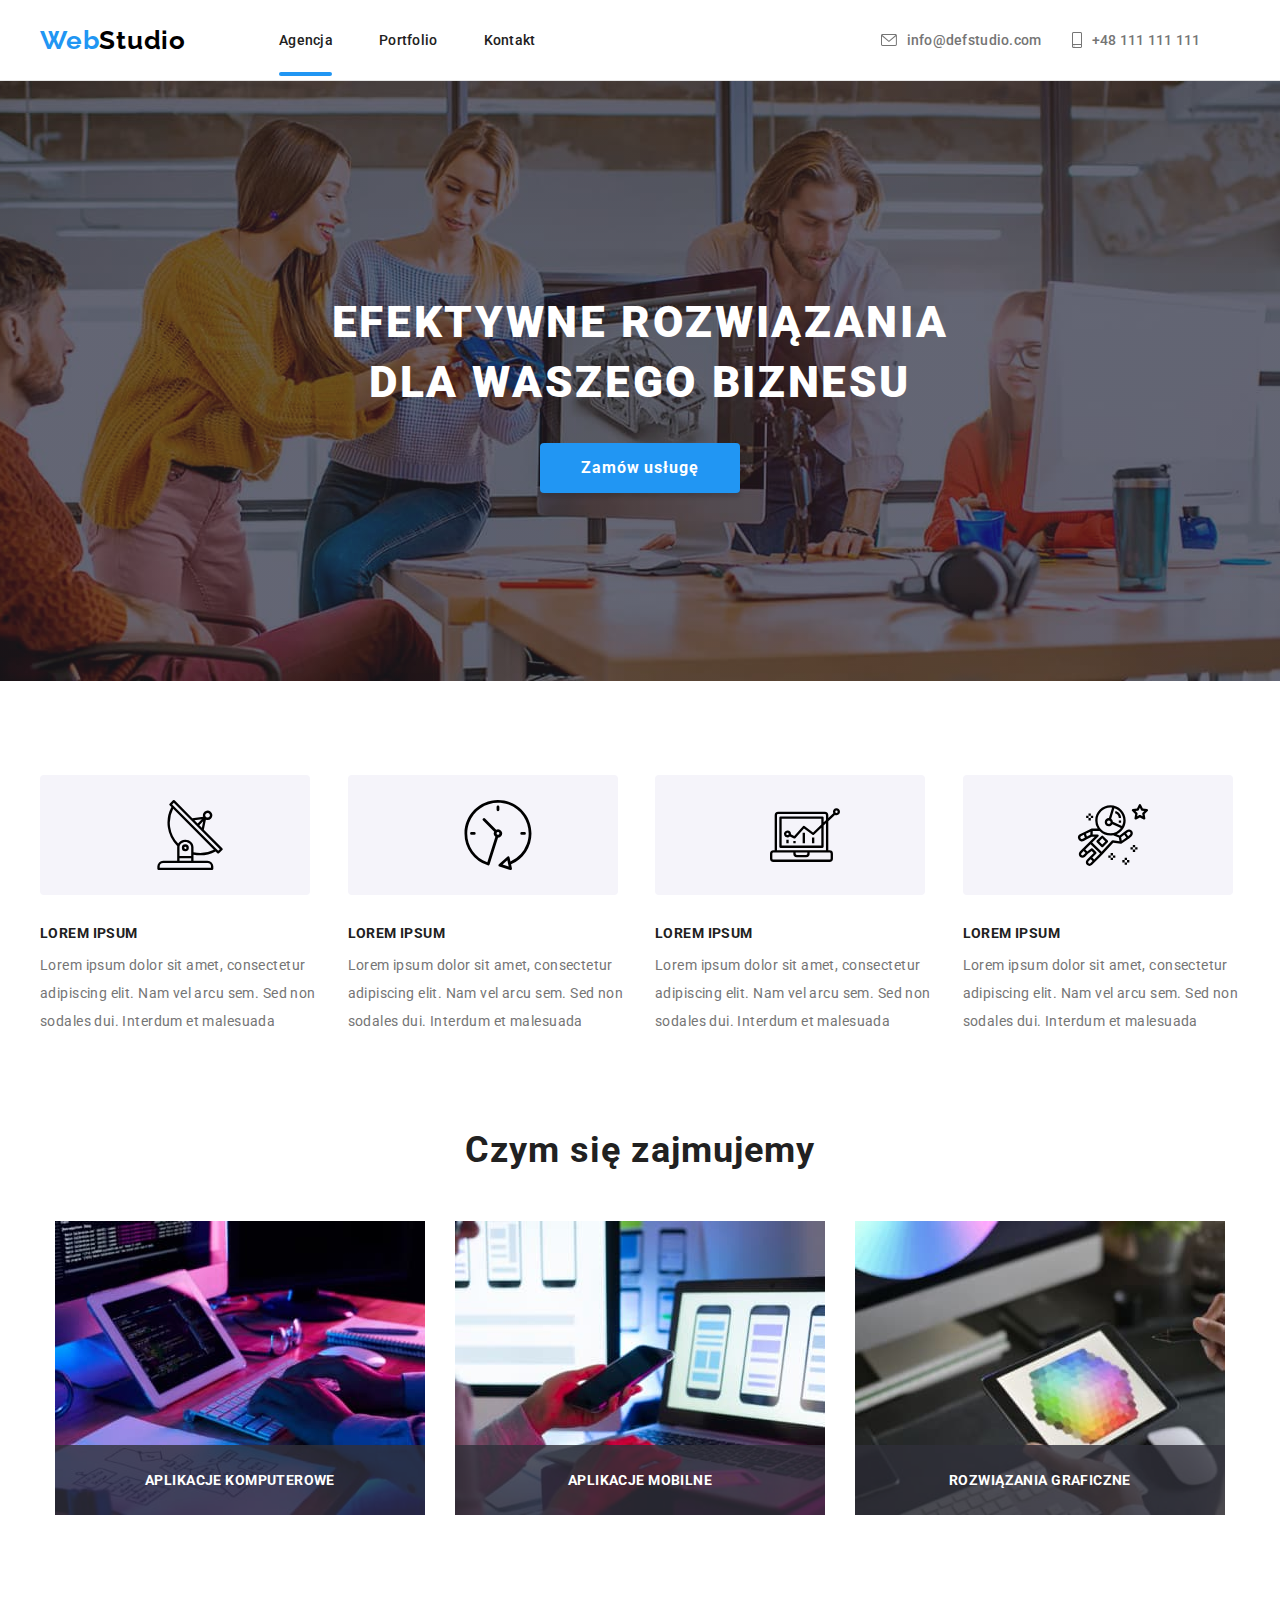
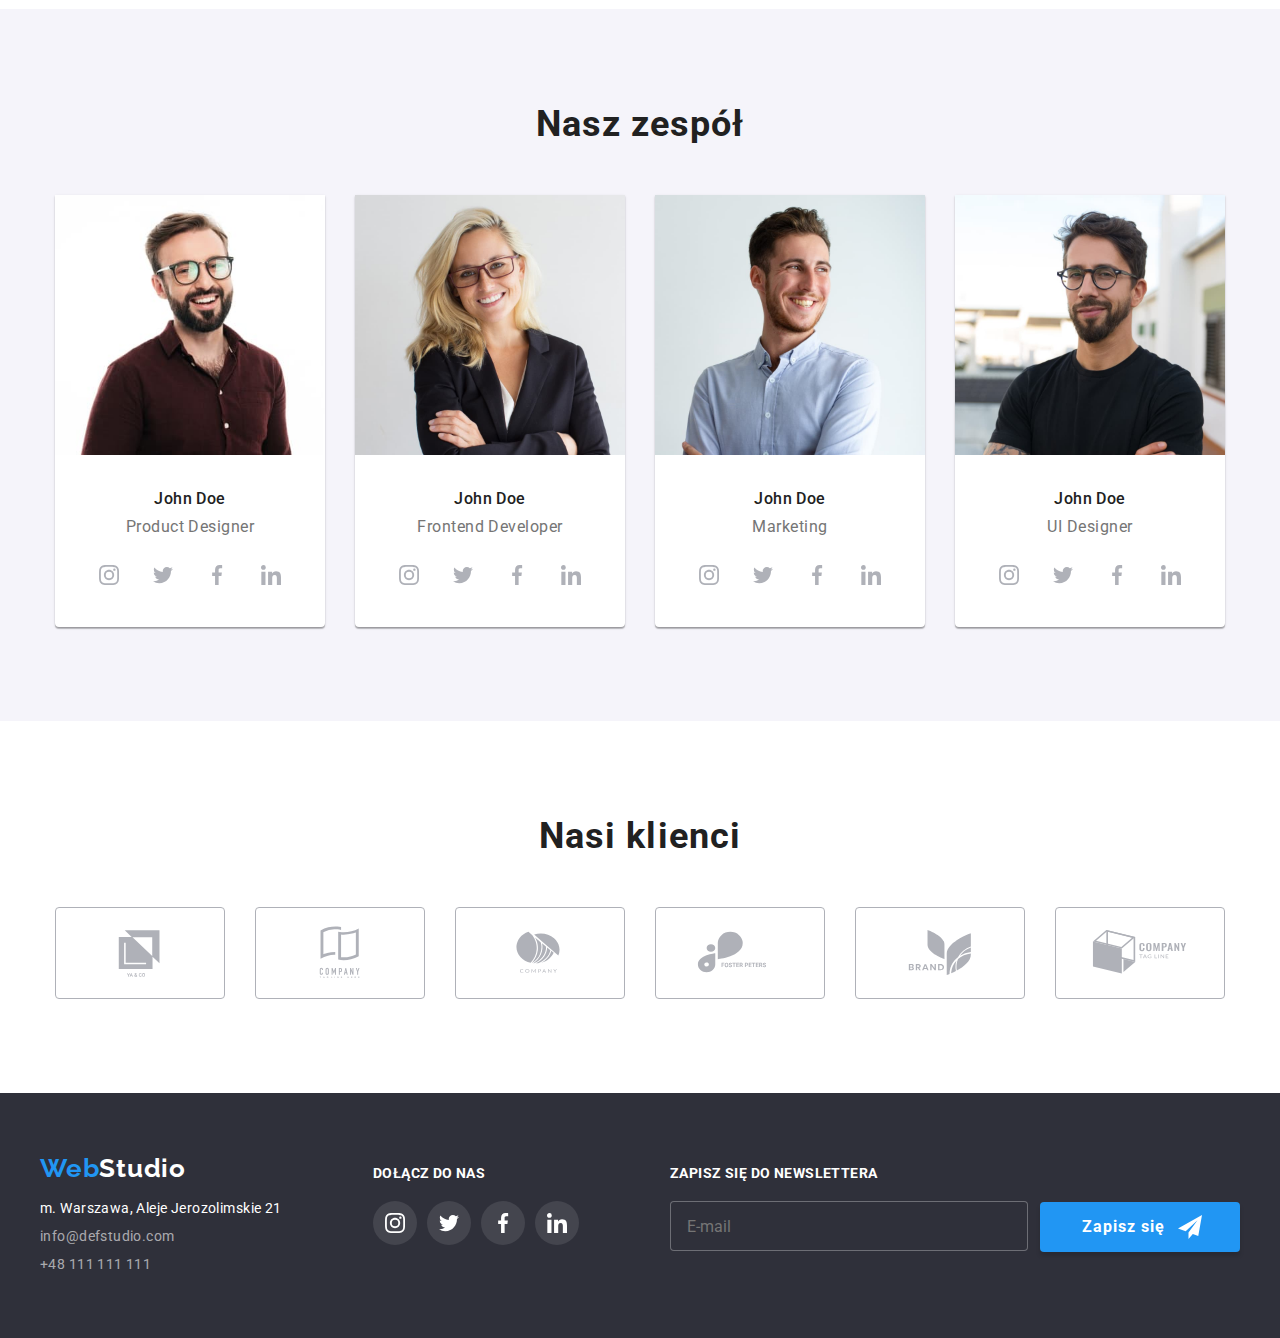
<file: index.html>
<!DOCTYPE html>
<html lang="pl">
  <head>
    <meta charset="UTF-8" />
    <meta http-equiv="X-UA-Compatible" content="IE=edge" />
    <meta name="viewport" content="width=device-width, initial-scale=1.0" />
    <link rel="preconnect" href="https://fonts.googleapis.com" />
    <link rel="preconnect" href="https://fonts.gstatic.com" crossorigin />
    <link
      href="https://fonts.googleapis.com/css2?family=Raleway:wght@700&family=Roboto:wght@400;500;700;900&display=swap"
      rel="stylesheet"
    />
    <link rel="stylesheet" href="./css/modern-normalize.min.css" />
    <link rel="stylesheet" href="./css/main.min.css" />
    <title>HTML i CSS - Siódme zadanie domowe</title>
  </head>
  <body>
    <!-- Nagłówek -->
    <header class="header-border">
      <div class="container header">
        <a class="logo logo--no-decoration" href="index.html"
          ><span>Web</span><span class="logo--secondary-color1">Studio</span></a
        >

        <nav>
          <ul class="main-menu">
            <li class="main-menu__item"><a class="main-menu__link main-menu__link--active" href="index.html">Agencja</a></li>
            <li class="main-menu__item">
              <a class="main-menu__link" href="portfolio.html">Portfolio</a>
            </li>
            <li class="main-menu__item"><a class="main-menu__link" href="">Kontakt</a></li>
          </ul>
        </nav>
        <ul class="header-contact">
          <li class="header-contact__item">
            <a class="header-contact__link" href="mailto:info@devstudio.com"
              ><svg class="header-contact__icon" width="16px" height="12px">
                <use href="./images/icons.svg#icon-envelope"></use></svg
              >info@defstudio.com</a
            >
          </li>
          <li class="header-contact__item">
            <a class="header-contact__link" href="tel:+48111111111"
              ><svg class="header-contact__icon" width="10px" height="16px">
                <use href="./images/icons.svg#icon-smartphone"></use></svg
              >+48 111 111 111</a
            >
          </li>
        </ul>
      </div>
    </header>
    <main>
      <!-- Sekcja główna -->
      <section class="solutions">
        <div class="container">
          <div class="solutions__title-field">
            <h1 class="solutions__title">EFEKTYWNE ROZWIĄZANIA DLA WASZEGO BIZNESU</h1>
          </div>
          <button data-modal-open class="button" type="button">Zamów usługę</button>
        </div>
        <div class="modal is-hidden" data-modal>
          <div class="modal-window">
            <button class="modal-window__close-button" data-modal-close>
            <svg class="modal-window__close-icon" width="18" height="18"><use href="./images/icons.svg#icon-close"></use></svg>
            </button>
            <form name="order_service" autocomplete="on" novalidate class="form-order-service">
              <p class="form-order-service__header">Zostaw swoje dane w formularzu poniżej</p>
<label class="form-order-service__label">
 Imię
  <span class="form-order-service__input-field-position"><input type="input" name="o_name" class="form-order-service__input-field"><svg class="form-order-service__icon" width="18px" height="18px">
                <use
                  href="./images/icons.svg#icon-person"
                ></use>
              </svg> </span>
</label>
<label class="form-order-service__label">
 Telefon
  <span class="form-order-service__input-field-position"><input type="phone" name="o_phone" class="form-order-service__input-field"><svg class="form-order-service__icon" width="18px" height="18px">
                <use
                  href="./images/icons.svg#icon-phone"
                ></use>
              </svg></span>
</label>
<label class="form-order-service__label">
 E-mail
  <span class="form-order-service__input-field-position"><input type="email" name="o_email" class="form-order-service__input-field"><svg class="form-order-service__icon" width="18px" height="18px">
                <use
                  href="./images/icons.svg#icon-email"
                ></use>
              </svg></span>
</label>
<label class="form-order-service__label">
 Komentarz
  <textarea type="textarea" name="o_comment" placeholder="wprowadź komentarz" class="form-order-service__textarea-field"></textarea>
</label>
<div class="form-order-service__terms-field-position">
<input id="input-terms" type="checkbox" name="o_checkbox" class="form-order-service__terms-checkbox" value="true" required>
<label for="input-terms" class="form-order-service__terms-checkbox-label"><p class="form-order-service__terms-text">Oświadczam iż akceptuję <a class="form-order-service__terms-link" href="">Regulamin</a> i <a class="form-order-service__terms-link" href="">Politykę Prywatności.</a></p>
</label>
</div>
<button type="submit" class="button form-order-service__button">Wyślij</button>
          </form>
      </div>
      </div>
      </section>
      <section class="solutions-description">
        <div class="container">
          <!-- Nasze atuty-->
          <ul class="solutions-description__list">
            <li class="solutions-description__item">
              <div class="solutions-description__icon">
                <svg widht="65.32" height="70">
                  <use href="./images/icons.svg#icon-antenna"></use>
                </svg>
              </div>
              <h3 class="solutions-description__header">Lorem ipsum</h3>
              <p>
                Lorem ipsum dolor sit amet, consectetur adipiscing elit. Nam vel arcu sem. Sed non
                sodales dui. Interdum et malesuada
              </p>
            </li>
            <li class="solutions-description__item">
              <div class="solutions-description__icon">
                <svg widht="70" height="70">
                  <use href="./images/icons.svg#icon-clock"></use>
                </svg>
              </div>
              <h3 class="solutions-description__header">Lorem ipsum</h3>
              <p>
                Lorem ipsum dolor sit amet, consectetur adipiscing elit. Nam vel arcu sem. Sed non
                sodales dui. Interdum et malesuada
              </p>
            </li>
            <li class="solutions-description__item">
              <div class="solutions-description__icon">
                <svg widht="70" height="70">
                  <use href="./images/icons.svg#icon-computer"></use>
                </svg>
              </div>
              <h3 class="solutions-description__header">Lorem ipsum</h3>
              <p>
                Lorem ipsum dolor sit amet, consectetur adipiscing elit. Nam vel arcu sem. Sed non
                sodales dui. Interdum et malesuada
              </p>
            </li>
            <li class="solutions-description__item">
              <div class="solutions-description__icon">
                <svg widht="70" height="70">
                  <use href="./images/icons.svg#icon-astronaut"></use>
                </svg>
              </div>
              <h3 class="solutions-description__header">Lorem ipsum</h3>
              <p>
                Lorem ipsum dolor sit amet, consectetur adipiscing elit. Nam vel arcu sem. Sed non
                sodales dui. Interdum et malesuada
              </p>
            </li>
          </ul>
        </div>
      </section>
      <!-- Czym się zajmujemy -->
      <section class="about-us">
        <div class="container">
          <h2 class="about-us__header">Czym się zajmujemy</h2>
          <ul class="about-us__list">
            <li>
              <figure class="about-us__field">
                <div class="about-us__thumb">
                  <img
                    src="images/tablet-keyboard.jpg"
                    alt="zdjęcie osoby piszącej na bezprzewodowej klawiaturze podłączonej do tableta"
                    width="370"
                    height="294"
                  />
                  <figcaption class="about-us__stripe">
                    <p class="about-us__products">Aplikacje komputerowe</p>
                  </figcaption>
                </div>
              </figure>
            </li>
            <li>
              <figure class="about-us__field">
              <div class="about-us__thumb">
              <img
                src="images/laptop-and-phone.jpg"
                alt="zdjęcie osoby siedzącej przed komputerem i patrzącej w ekran telefonu komórkowego"
                width="370"
                height="294"
              />
               <figcaption class="about-us__stripe">
                    <p class="about-us__products">Aplikacje mobilne</p>
                  </figcaption>
                </div>
            </li>
            <li>
              <figure class="about-us__field">
              <div class="about-us__thumb">
              <img
                src="images/tablet.jpg"
                alt="zdjęcie osoby trzymającej tablet"
                width="370"
                height="294"
              />
               <figcaption class="about-us__stripe">
                    <p class="about-us__products">Rozwiązania graficzne</p>
                  </figcaption>
                </div>
            </li>
          </ul>
        </div>
      </section>
      <!-- Nasz zespół -->
      <section class="team">
        <div class="container">
          <h2 class="team__header">Nasz zespół</h2>
          <ul class="team__list">
            <li class="team__item">
              <figure class="team__field">
                <img
                  src="images/photo-product-designer.jpg"
                  alt="zdjęcie pierwszego członka zespołu"
                  width="270"
                  height="260"
                />
                <figcaption>
                  <h4 class="team__name">John Doe</h4>
                  <p class="team__speciality">Product Designer</p>
                </figcaption>
              </figure>
              <ul class="team__contact-list">
                <li class="team__contact-item">
                  <a class="team__contact-link" href="instagram">
                    <div class="team__contact-icon">
                      <svg width="20" height="20">
                        <use href="./images/icons.svg#icon-instagram"></use>
                      </svg></div
                  ></a>
                </li>
                <li class="team__contact-item">
                  <a class="team__contact-link" href="twitter">
                    <div class="team__contact-icon">
                      <svg width="20" height="20">
                        <use href="./images/icons.svg#icon-twitter"></use>
                      </svg></div
                  ></a>
                </li>
                <li class="team__contact-item">
                  <a class="team__contact-link" href="facebook">
                    <div class="team__contact-icon">
                      <svg width="20" height="20">
                        <use href="./images/icons.svg#icon-facebook"></use>
                      </svg></div
                  ></a>
                </li>
                <li class="team__contact-item">
                  <a class="team__contact-link" href="linkedin">
                    <div class="team__contact-icon">
                      <svg width="20" height="20">
                        <use href="./images/icons.svg#icon-linkedin"></use>
                      </svg></div
                  ></a>
                </li>
              </ul>
            </li>
           <li class="team__item">
              <figure class="team__field">
                <img
                src="images/photo-frontend-developer.jpg"
                  alt="zdjęcie drugiego członka zespołu"
                  width="270"
                  height="260"
                />
                <figcaption>
                  <h4 class="team__name">John Doe</h4>
                  <p class="team__speciality">Frontend Developer</p>
                </figcaption>
              </figure>
              <ul class="team__contact-list">
                <li class="team__contact-item">
                  <a class="team__contact-link" href="instagram">
                    <div class="team__contact-icon">
                      <svg width="20" height="20">
                        <use href="./images/icons.svg#icon-instagram"></use>
                      </svg></div
                  ></a>
                </li>
                <li class="team__contact-item">
                  <a class="team__contact-link" href="twitter">
                    <div class="team__contact-icon">
                      <svg width="20" height="20">
                        <use href="./images/icons.svg#icon-twitter"></use>
                      </svg></div
                  ></a>
                </li>
                <li class="team__contact-item">
                  <a class="team__contact-link" href="facebook">
                    <div class="team__contact-icon">
                      <svg width="20" height="20">
                        <use href="./images/icons.svg#icon-facebook"></use>
                      </svg></div
                  ></a>
                </li>
                <li class="team__contact-item">
                  <a class="team__contact-link" href="linkedin">
                    <div class="team__contact-icon">
                      <svg width="20" height="20">
                        <use href="./images/icons.svg#icon-linkedin"></use>
                      </svg></div
                  ></a>
                </li>
              </ul>
            </li>
           <li class="team__item">
              <figure class="team__field">
                <img
                     src="images/photo-marketing.jpg"
                  alt="zdjęcie trzeciego członka zespołu"
                  width="270"
                  height="260"
                />
                <figcaption>
                  <h4 class="team__name">John Doe</h4>
                  <p class="team__speciality">Marketing</p>
                </figcaption>
              </figure>
              <ul class="team__contact-list">
                <li class="team__contact-item">
                  <a class="team__contact-link" href="instagram">
                    <div class="team__contact-icon">
                      <svg width="20" height="20">
                        <use href="./images/icons.svg#icon-instagram"></use>
                      </svg></div
                  ></a>
                </li>
                <li class="team__contact-item">
                  <a class="team__contact-link" href="twitter">
                    <div class="team__contact-icon">
                      <svg width="20" height="20">
                        <use href="./images/icons.svg#icon-twitter"></use>
                      </svg></div
                  ></a>
                </li>
                <li class="team__contact-item">
                  <a class="team__contact-link" href="facebook">
                    <div class="team__contact-icon">
                      <svg width="20" height="20">
                        <use href="./images/icons.svg#icon-facebook"></use>
                      </svg></div
                  ></a>
                </li>
                <li class="team__contact-item">
                  <a class="team__contact-link" href="linkedin">
                    <div class="team__contact-icon">
                      <svg width="20" height="20">
                        <use href="./images/icons.svg#icon-linkedin"></use>
                      </svg></div
                  ></a>
                </li>
              </ul>
            </li>
           <li class="team__item">
              <figure class="team__field">
                <img
                  src="images/photo-ui-designer.jpg"
                  alt="zdjęcie czwartego członka zespołu"
                  width="270"
                  height="260"
                />
                <figcaption>
                  <h4 class="team__name">John Doe</h4>
                  <p class="team__speciality">UI Designer</p>
                </figcaption>
              </figure>
              <ul class="team__contact-list">
                <li class="team__contact-item">
                  <a class="team__contact-link" href="instagram">
                    <div class="team__contact-icon">
                      <svg width="20" height="20">
                        <use href="./images/icons.svg#icon-instagram"></use>
                      </svg></div
                  ></a>
                </li>
                <li class="team__contact-item">
                  <a class="team__contact-link" href="twitter">
                    <div class="team__contact-icon">
                      <svg width="20" height="20">
                        <use href="./images/icons.svg#icon-twitter"></use>
                      </svg></div
                  ></a>
                </li>
                <li class="team__contact-item">
                  <a class="team__contact-link" href="facebook">
                    <div class="team__contact-icon">
                      <svg width="20" height="20">
                        <use href="./images/icons.svg#icon-facebook"></use>
                      </svg></div
                  ></a>
                </li>
                <li class="team__contact-item">
                  <a class="team__contact-link" href="linkedin">
                    <div class="team__contact-icon">
                      <svg width="20" height="20">
                        <use href="./images/icons.svg#icon-linkedin"></use>
                      </svg></div
                  ></a>
                </li>
              </ul>
            </li>
          </ul>
        </div>
      </section>
      <!-- Nasi klienci -->
      <section class="clients">
        <div class="container">
          <h2 class="clients__header">Nasi klienci</h2>
          <ul class="clients__list">
            <li class="clients__item">
              <a class="clients__link" href=""
                ><div class="clients__box">
                  <svg class="clients__box--icon" width="106" height="64">
                    <use href="./images/icons.svg#icon-logo1"></use>
                  </svg></div
              ></a>
            </li>
            <li class="clients__item">
              <a class="clients__link" href="">
                <div class="clients__box">
                  <svg class="clients__box--icon" width="106" height="64">
                    <use href="./images/icons.svg#icon-logo2"></use>
                  </svg></div
              ></a>
            </li>
    <li class="clients__item">
              <a class="clients__link" href="">
                <div class="clients__box">
                  <svg class="clients__box--icon" width="106" height="64">
                    <use href="./images/icons.svg#icon-logo3"></use>
                  </svg></div
              ></a>
            </li>
            <li class="clients__item">
              <a class="clients__link" href="">
                <div class="clients__box">
                  <svg class="clients__box--icon" width="106" height="64">
                    <use href="./images/icons.svg#icon-logo4"></use>
                  </svg></div
              ></a>
            </li>
            <li class="clients__item">
              <a class="clients__link" href="">
                <div class="clients__box">
                  <svg class="clients__box--icon" width="106" height="64">
                    <use href="./images/icons.svg#icon-logo5"></use>
                  </svg></div
              ></a>
            </li>
            <li class="clients__item">
              <a class="clients__link" href="">
                <div class="clients__box">
                  <svg class="clients__box--icon" width="106" height="64">
                    <use href="./images/icons.svg#icon-logo6"></use>
                  </svg></div
              ></a>
            </li>
          </ul>
        </div>
      </section>
    </main>
    <!-- Stopka -->
    <footer class="container-footer">
      <section class="container footer">
        <div>
          <a class="logo logo--no-decoration" href="index.html"
            ><span>Web</span><span class="logo--secondary-color2">Studio</span></a
          >

          <address class="footer-adress">
            <p>m. Warszawa, Aleje Jerozolimskie 21</p>
            <ul>
              <li>
                <p>
                  <a class="footer-adress__link" href="mailto:info@devstudio.com"
                    >info@defstudio.com</a
                  >
                </p>
              </li>
              <li>
                <p><a class="footer-adress__link" href="tel:+48111111111">+48 111 111 111</a></p>
              </li>
            </ul>
          </address>
        </div>
        <div class="join-to-us">
          <p class="join-to-us__header">Dołącz do nas</p>
          <ul class="join-to-us__list">
            <li class="join-to-us__item">
              <a class="join-to-us__link" href="instagram">
                <div class="join-to-us__icon-background">
                  <svg class="join-to-us__icon-background--icon-sm" width="20" height="20">
                    <use href="./images/icons.svg#icon-instagram"></use>
                  </svg></div
              ></a>
            </li>
            <li class="join-to-us__item">
              <a class="join-to-us__link" href="twitter">
                <div class="join-to-us__icon-background">
                  <svg class="join-to-us__icon-background--icon-sm" width="20" height="20">
                    <use href="./images/icons.svg#icon-twitter"></use>
                  </svg></div
              ></a>
            </li>
            <li class="join-to-us__item">
              <a class="join-to-us__link" href="facebook">
                <div class="join-to-us__icon-background">
                  <svg class="join-to-us__icon-background--icon-sm" width="20" height="20">
                    <use href="./images/icons.svg#icon-facebook"></use>
                  </svg></div
              ></a>
            </li>
            <li class="join-to-us__item">
              <a class="join-to-us__link" href="linkedin">
                <div class="join-to-us__icon-background">
                  <svg class="join-to-us__icon-background--icon-sm" width="20" height="20">
                    <use href="./images/icons.svg#icon-linkedin"></use>
                  </svg></div
              ></a>
            </li>
          </ul>
        </div>
        <!-- newsletter -->
        <div class="newsletter">
          <p class="newsletter__header">Zapisz się do newslettera</p>
          <form name="subsrcribe_newsletter" autocomplete="on" novalidate class="newsletter-form">
<label>
  <input type="email" name="e-mail" placeholder="E-mail" class="newsletter-form__input-email">
</label>
<button type="submit" class="button newsletter-form__button">Zapisz się<svg class="newsletter-form__button--send-icon" width="24px" height="24px"><use href="./images/icons.svg#icon-send"></use></svg></button>
          </form>
        </div>
      </section>
    </footer>
    <script src="./js/modal.js"></script>
  </body>
</html>
</file>
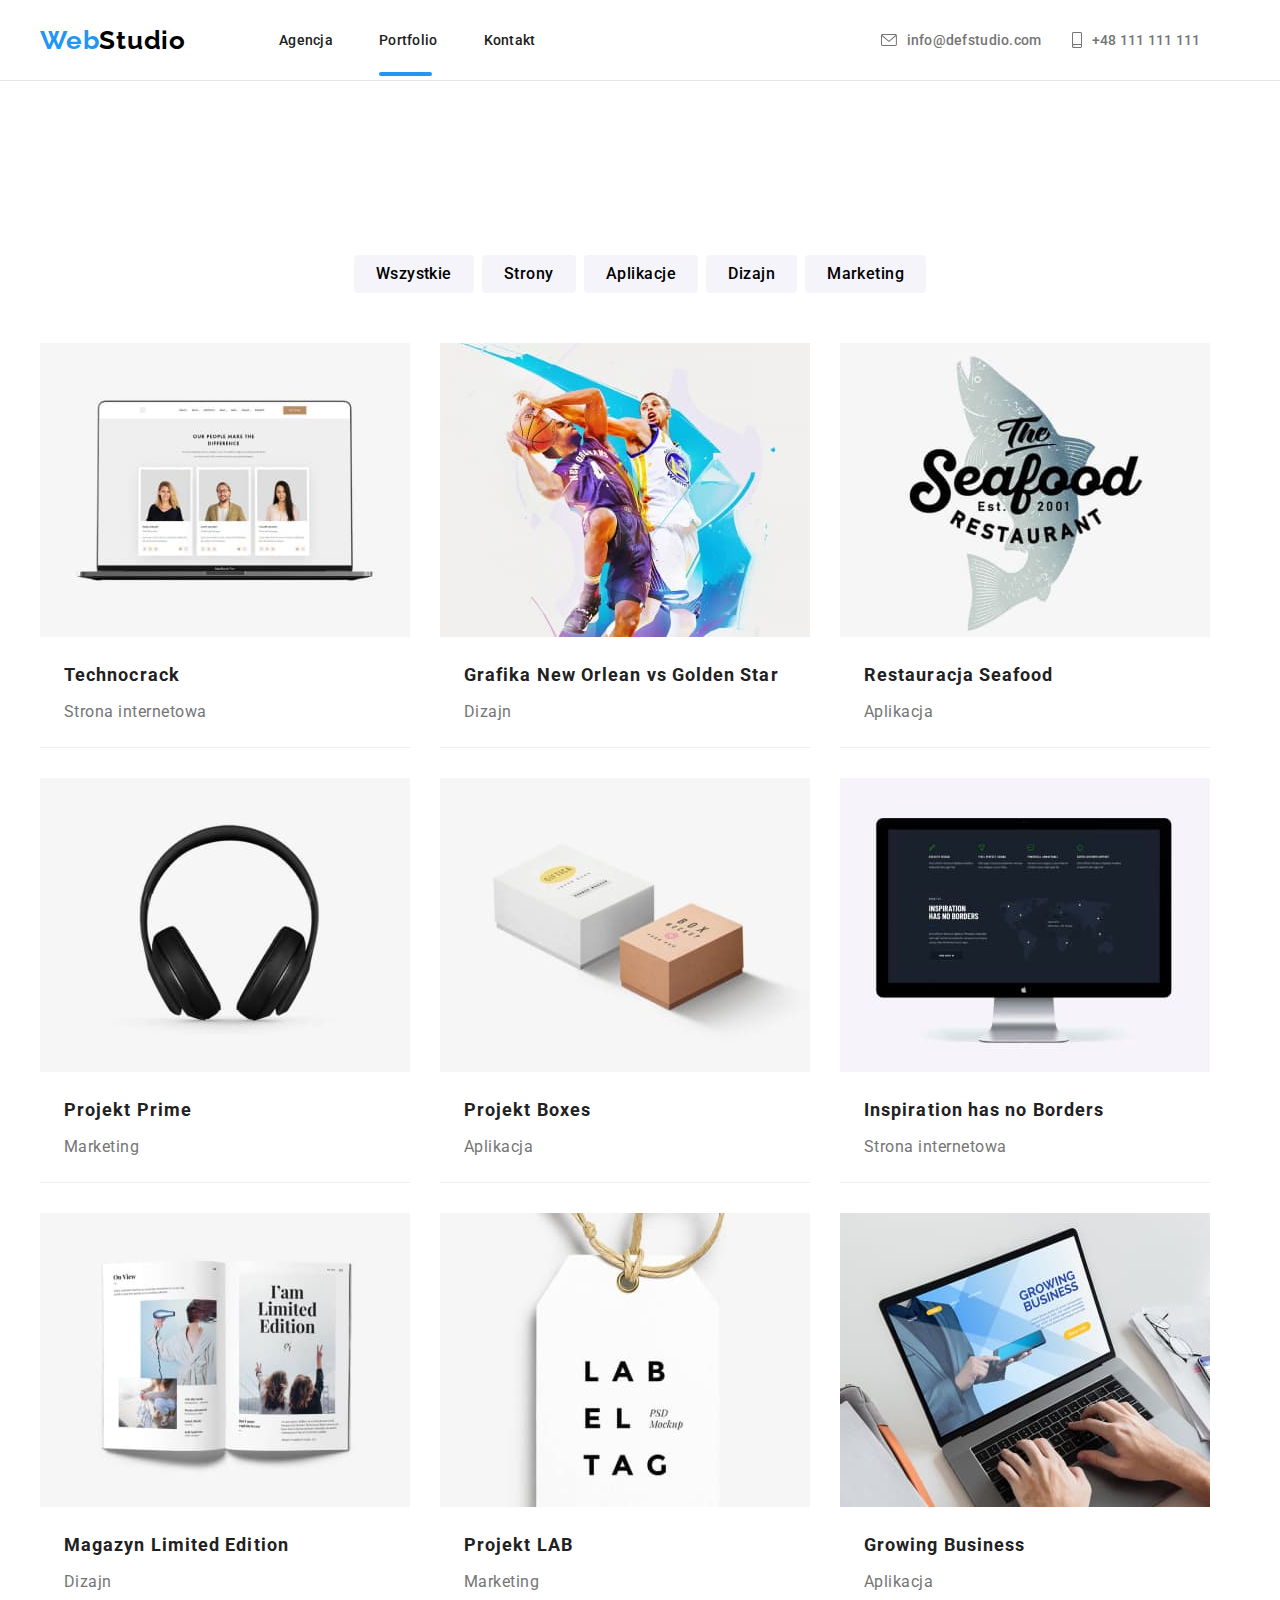
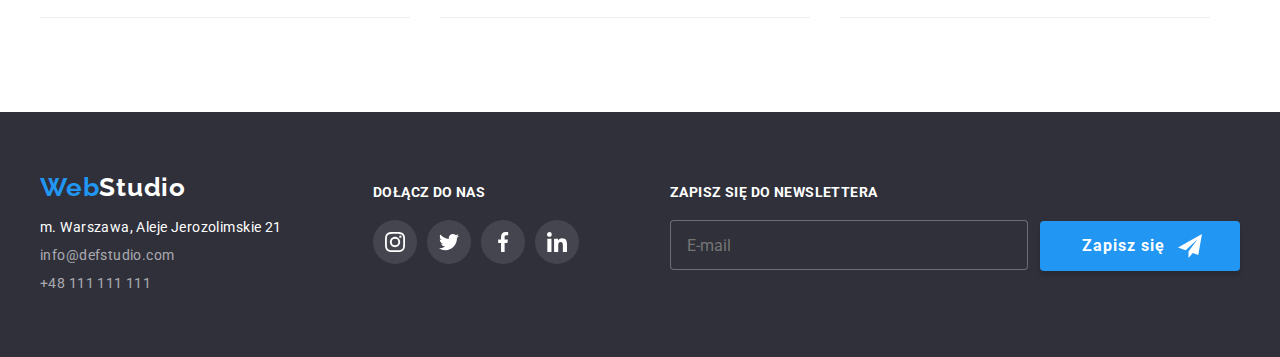
<file: portfolio.html>
<!DOCTYPE html>
<html lang="pl">
  <head>
    <meta charset="UTF-8" />
    <meta http-equiv="X-UA-Compatible" content="IE=edge" />
    <meta name="viewport" content="width=device-width, initial-scale=1.0" />
    <link rel="preconnect" href="https://fonts.googleapis.com" />
    <link rel="preconnect" href="https://fonts.gstatic.com" crossorigin />
    <link
      href="https://fonts.googleapis.com/css2?family=Raleway:wght@700&family=Roboto:wght@400;500;700;900&display=swap"
      rel="stylesheet"
    />
    <link rel="stylesheet" href="./css/modern-normalize.min.css" />
    <link rel="stylesheet" href="./css/main.min.css" />
    <title>Portfolio</title>
  </head>
  <body>
    <!-- Nagłówek -->
    <header class="header-border">
      <div class="container header">
        <a class="logo logo--no-decoration" href="index.html"
          ><span>Web</span><span class="logo--secondary-color1">Studio</span></a
        >

        <nav>
          <ul class="main-menu">
            <li class="main-menu__item">
              <a class="main-menu__link" href="index.html">Agencja</a>
            </li>
            <li class="main-menu__item">
              <a class="main-menu__link main-menu__link--active" href="portfolio.html">Portfolio</a>
            </li>
            <li class="main-menu__item"><a class="main-menu__link" href="">Kontakt</a></li>
          </ul>
        </nav>
        <ul class="header-contact">
          <li class="header-contact__item">
            <a class="header-contact__link" href="mailto:info@devstudio.com"
              ><svg class="header-contact__icon" width="16px" height="12px">
                <use href="./images/icons.svg#icon-envelope"></use></svg
              >info@defstudio.com</a
            >
          </li>
          <li class="header-contact__item">
            <a class="header-contact__link" href="tel:+48111111111"
              ><svg class="header-contact__icon" width="10px" height="16px">
                <use href="./images/icons.svg#icon-smartphone"></use></svg
              >+48 111 111 111</a
            >
          </li>
        </ul>
      </div>
    </header>

    <main>
      <!-- rodzaje prac - filtr -->
      <section>
        <div class="container">
          <ul class="select">
            <li class="select__item">
              <button class="select__button" type="button">Wszystkie</button>
            </li>
            <li class="select__item">
              <button class="select__button" type="button">Strony</button>
            </li>
            <li class="select__item">
              <button class="select__button" type="button">Aplikacje</button>
            </li>
            <li class="select__item">
              <button class="select__button" type="button">Dizajn</button>
            </li>
            <li class="select__item">
              <button class="select__button" type="button">Marketing</button>
            </li>
          </ul>
        </div>
      </section>
      <section class="portfolio">
        <div class="container">
          <ul class="portfolio__list">
            <li class="portfolio__item" tabindex="0">
              <figure class="portfolio__field">
                <div class="portfolio__box">
                  <img
                    src="images/technocrack.jpg"
                    alt="zdjęcie laptopa z otwartą stroną internetową"
                    width="370"
                    height="294"
                  />
                  <div class="portfolio__overlight">
                    <p class="portfolio__overlight-text">
                      Technocrack jest popularną platformą wykorzystywaną do rozpowszechniania
                      koronawirusa. Firmy wykorzystują tę platformę do celów szpiegowskich i ataków
                      na niezabezpieczone serwery konkurencji
                    </p>
                  </div>
                </div>

                <figcaption>
                  <h5 class="portfolio__name-project">Technocrack</h5>
                  <p class="portfolio__project-description">Strona internetowa</p>
                </figcaption>
              </figure>
            </li>
            <li class="portfolio__item" tabindex="0">
              <figure class="portfolio__field">
                <div class="portfolio__box">
                  <img
                    src="images/new-orlean-vs-golden-star.jpg"
                    alt="zdjęcie pojedynku koszykarzy"
                    width="370"
                    height="294"
                  />
                  <div class="portfolio__overlight">
                    <p class="portfolio__overlight-text">
                      Technocrack jest popularną platformą wykorzystywaną do rozpowszechniania
                      koronawirusa. Firmy wykorzystują tę platformę do celów szpiegowskich i ataków
                      na niezabezpieczone serwery konkurencji
                    </p>
                  </div>
                </div>

                <figcaption>
                  <h5 class="portfolio__name-project">Grafika New Orlean vs Golden Star</h5>
                  <p class="portfolio__project-description">Dizajn</p>
                </figcaption>
              </figure>
            </li>
            <li class="portfolio__item" tabindex="0">
              <figure class="portfolio__field">
                <div class="portfolio__box">
                  <img
                    src="images/logo-seafood.jpg"
                    alt="logo restauracji seafood"
                    width="370"
                    height="294"
                  />
                  <div class="portfolio__overlight">
                    <p class="portfolio__overlight-text">
                      Technocrack jest popularną platformą wykorzystywaną do rozpowszechniania
                      koronawirusa. Firmy wykorzystują tę platformę do celów szpiegowskich i ataków
                      na niezabezpieczone serwery konkurencji
                    </p>
                  </div>
                </div>

                <figcaption>
                  <h5 class="portfolio__name-project">Restauracja Seafood</h5>
                  <p class="portfolio__project-description">Aplikacja</p>
                </figcaption>
              </figure>
            </li>
            <li class="portfolio__item" tabindex="0">
              <figure class="portfolio__field">
                <div class="portfolio__box">
                  <img
                    src="images/projekt-prime.jpg"
                    alt="zdjęcie słuchawek"
                    width="370"
                    height="294"
                  />
                  <div class="portfolio__overlight">
                    <p class="portfolio__overlight-text">
                      Technocrack jest popularną platformą wykorzystywaną do rozpowszechniania
                      koronawirusa. Firmy wykorzystują tę platformę do celów szpiegowskich i ataków
                      na niezabezpieczone serwery konkurencji
                    </p>
                  </div>
                </div>

                <figcaption>
                  <h5 class="portfolio__name-project">Projekt Prime</h5>
                  <p class="portfolio__project-description">Marketing</p>
                </figcaption>
              </figure>
            </li>
            <li class="portfolio__item" tabindex="0">
              <figure class="portfolio__field">
                <div class="portfolio__box">
                  <img
                    src="images/projekt-boxes.jpg"
                    alt="zdjęcie małych kartonowych pudełek"
                    width="370"
                    height="294"
                  />
                  <div class="portfolio__overlight">
                    <p class="portfolio__overlight-text">
                      Technocrack jest popularną platformą wykorzystywaną do rozpowszechniania
                      koronawirusa. Firmy wykorzystują tę platformę do celów szpiegowskich i ataków
                      na niezabezpieczone serwery konkurencji
                    </p>
                  </div>
                </div>

                <figcaption>
                  <h5 class="portfolio__name-project">Projekt Boxes</h5>
                  <p class="portfolio__project-description">Aplikacja</p>
                </figcaption>
              </figure>
            </li>
            <li class="portfolio__item" tabindex="0">
              <figure class="portfolio__field">
                <div class="portfolio__box">
                  <img
                    src="images/inspiration-has-no-borders.jpg"
                    alt="zdjęcie monitora z wyświetloną stroną internetową"
                    width="370"
                    height="294"
                  />
                  <div class="portfolio__overlight">
                    <p class="portfolio__overlight-text">
                      Technocrack jest popularną platformą wykorzystywaną do rozpowszechniania
                      koronawirusa. Firmy wykorzystują tę platformę do celów szpiegowskich i ataków
                      na niezabezpieczone serwery konkurencji
                    </p>
                  </div>
                </div>

                <figcaption>
                  <h5 class="portfolio__name-project">Inspiration has no Borders</h5>
                  <p class="portfolio__project-description">Strona internetowa</p>
                </figcaption>
              </figure>
            </li>
            <li class="portfolio__item" tabindex="0">
              <figure class="portfolio__field">
                <div class="portfolio__box">
                  <img
                    src="images/magazyn-limited-edition.jpg"
                    alt="zdjęcie gazety/magazynu"
                    width="370"
                    height="294"
                  />
                  <div class="portfolio__overlight">
                    <p class="portfolio__overlight-text">
                      Technocrack jest popularną platformą wykorzystywaną do rozpowszechniania
                      koronawirusa. Firmy wykorzystują tę platformę do celów szpiegowskich i ataków
                      na niezabezpieczone serwery konkurencji
                    </p>
                  </div>
                </div>

                <figcaption>
                  <h5 class="portfolio__name-project">Magazyn Limited Edition</h5>
                  <p class="portfolio__project-description">Dizajn</p>
                </figcaption>
              </figure>
            </li>
            <li class="portfolio__item" tabindex="0">
              <figure class="portfolio__field">
                <div class="portfolio__box">
                  <img
                    src="images/projekt-lab.jpg"
                    alt="zdjęcie etykiety z napisem LAB EL TAG"
                    width="370"
                    height="294"
                  />
                  <div class="portfolio__overlight">
                    <p class="portfolio__overlight-text">
                      Technocrack jest popularną platformą wykorzystywaną do rozpowszechniania
                      koronawirusa. Firmy wykorzystują tę platformę do celów szpiegowskich i ataków
                      na niezabezpieczone serwery konkurencji
                    </p>
                  </div>
                </div>

                <figcaption>
                  <h5 class="portfolio__name-project">Projekt LAB</h5>
                  <p class="portfolio__project-description">Marketing</p>
                </figcaption>
              </figure>
            </li>
            <li class="portfolio__item" tabindex="0">
              <figure class="portfolio__field">
                <div class="portfolio__box">
                  <img
                    src="images/growing-business.jpg"
                    alt="zdjęcie laptopa z otwartą aplikacją Growing Business"
                    width="370"
                    height="294"
                  />
                  <div class="portfolio__overlight">
                    <p class="portfolio__overlight-text">
                      Technocrack jest popularną platformą wykorzystywaną do rozpowszechniania
                      koronawirusa. Firmy wykorzystują tę platformę do celów szpiegowskich i ataków
                      na niezabezpieczone serwery konkurencji
                    </p>
                  </div>
                </div>

                <figcaption>
                  <h5 class="portfolio__name-project">Growing Business</h5>
                  <p class="portfolio__project-description">Aplikacja</p>
                </figcaption>
              </figure>
            </li>
          </ul>
        </div>
      </section>
    </main>
    <!-- Stopka -->
    <footer class="container-footer">
      <section class="container footer">
        <div>
          <a class="logo logo--no-decoration" href="index.html"
            ><span>Web</span><span class="logo--secondary-color2">Studio</span></a
          >

          <address class="footer-adress">
            <p>m. Warszawa, Aleje Jerozolimskie 21</p>
            <ul>
              <li>
                <p>
                  <a class="footer-adress__link" href="mailto:info@devstudio.com"
                    >info@defstudio.com</a
                  >
                </p>
              </li>
              <li>
                <p><a class="footer-adress__link" href="tel:+48111111111">+48 111 111 111</a></p>
              </li>
            </ul>
          </address>
        </div>
        <div class="join-to-us">
          <p class="join-to-us__header">Dołącz do nas</p>
          <ul class="join-to-us__list">
            <li class="join-to-us__item">
              <a class="join-to-us__link" href="instagram">
                <div class="join-to-us__icon-background">
                  <svg class="join-to-us__icon-background--icon-sm" width="20" height="20">
                    <use href="./images/icons.svg#icon-instagram"></use>
                  </svg></div
              ></a>
            </li>
            <li class="join-to-us__item">
              <a class="join-to-us__link" href="twitter">
                <div class="join-to-us__icon-background">
                  <svg class="join-to-us__icon-background--icon-sm" width="20" height="20">
                    <use href="./images/icons.svg#icon-twitter"></use>
                  </svg></div
              ></a>
            </li>
            <li class="join-to-us__item">
              <a class="join-to-us__link" href="facebook">
                <div class="join-to-us__icon-background">
                  <svg class="join-to-us__icon-background--icon-sm" width="20" height="20">
                    <use href="./images/icons.svg#icon-facebook"></use>
                  </svg></div
              ></a>
            </li>
            <li class="join-to-us__item">
              <a class="join-to-us__link" href="linkedin">
                <div class="join-to-us__icon-background">
                  <svg class="join-to-us__icon-background--icon-sm" width="20" height="20">
                    <use href="./images/icons.svg#icon-linkedin"></use>
                  </svg></div
              ></a>
            </li>
          </ul>
        </div>
        <!-- newsletter -->
        <div class="newsletter">
          <p class="newsletter__header">Zapisz się do newslettera</p>
          <form name="subsrcribe_newsletter" autocomplete="on" novalidate class="newsletter-form">
            <label>
              <input
                type="email"
                name="e-mail"
                placeholder="E-mail"
                class="newsletter-form__input-email"
              />
            </label>
            <button type="submit" class="button newsletter-form__button">
              Zapisz się<svg class="newsletter-form__button--send-icon" width="24px" height="24px">
                <use href="./images/icons.svg#icon-send"></use>
              </svg>
            </button>
          </form>
        </div>
      </section>
    </footer>
  </body>
</html>
</file>
<file: css/main.min.css>
:root{--primary-color: #212121;--bg: #2f303a;--border-bottom: #e5e5e5;--bg-second: #f5f4fa;--highlight: #ffffff;--lowlight: #000000;--accent-color: #2196f3;--logo-main-color: var(--accent-color);--logo-secondary-color1: var(--lowlight);--logo-secondary-color2: var(--highlight);--hover-color: var(--accent-color);--description: #757575;--contact-header-color: var(--description);--contact-footer-color: rgba(255, 255, 255, 0.6);--button-shadow: rgba(0, 0, 0, 0.15);--box-shadow-1: rgba(0, 0, 0, 0.1);--box-shadow-2: rgba(0, 0, 0, 0.08);--box-shadow-3: rgba(0, 0, 0, 0.12);--bg-inside-button: var(--accent-color);--transition-main: 250ms cubic-bezier(0.4, 0, 0.2, 1)}body{font-family:"Roboto","Arial",sans-serif;color:var(--primary-color)}p,h1,h2,h3,h4,h5{margin:0 auto;padding:0}ul{margin:0;padding:0;list-style:none}.container{max-width:1200px;margin:0 auto}.about-us{padding-top:0;margin-bottom:94px}.about-us__header{font-weight:700;font-size:36px;line-height:1.167;text-align:center;letter-spacing:.03em}.about-us__list{-webkit-box-pack:center;-ms-flex-pack:center;justify-content:center;display:-webkit-box;display:-ms-flexbox;display:flex;-ms-flex-wrap:wrap;flex-wrap:wrap;gap:30px;margin-top:50px}.about-us__field{margin:0}.about-us__thumb{position:relative;height:294px}.about-us__stripe{position:absolute;bottom:0;background:rgba(47,48,58,.8);height:70px;width:370px;display:-webkit-box;display:-ms-flexbox;display:flex;-webkit-box-pack:center;-ms-flex-pack:center;justify-content:center;-webkit-box-align:center;-ms-flex-align:center;align-items:center}.about-us__products{font-weight:700;font-size:14px;line-height:1.143;letter-spacing:.03em;text-transform:uppercase;color:var(--highlight)}.button{background-color:var(--bg-inside-button);color:var(--highlight);border:none;width:200px;height:50px;text-align:center;font-weight:700;font-size:16px;line-height:1.875;letter-spacing:.06em;border-radius:4px;cursor:pointer;display:block;margin:30px auto 0px;-webkit-box-shadow:0px 4px 4px var(--button-shadow);box-shadow:0px 4px 4px var(--button-shadow)}.button:hover,.button:focus{-webkit-transition:var(--transition-main);transition:var(--transition-main);-webkit-box-shadow:none;box-shadow:none}.form-order-service__button{margin:0 0 0 12px;-webkit-box-shadow:0px 4px 4px var(--button-shadow);box-shadow:0px 4px 4px var(--button-shadow);-ms-flex-item-align:center;align-self:center}.select__button{background-color:var(--bg-second);border:none;padding:6px 22px;text-align:center;font-weight:500;font-size:16px;line-height:1.625;letter-spacing:.03em;border-radius:4px;cursor:pointer}.select__button:hover,.select__button:focus{background:var(--hover-color);-webkit-box-shadow:0px 3px 1px var(--box-shadow-1),0px 1px 2px var(--box-shadow-2),0px 2px 2px var(--box-shadow-3);box-shadow:0px 3px 1px var(--box-shadow-1),0px 1px 2px var(--box-shadow-2),0px 2px 2px var(--box-shadow-3);color:var(--highlight);-webkit-transition:var(--transition-main);transition:var(--transition-main)}.newsletter-form__button{display:-webkit-box;display:-ms-flexbox;display:flex;-webkit-box-align:center;-ms-flex-align:center;align-items:center;padding:10px 24px 10px 42px;margin:0 0 0 12px}.newsletter-form__button--send-icon{fill:var(--highlight);margin:24px auto}.clients{padding:94px 0}.clients__header{font-weight:700;font-size:36px;line-height:1.167;text-align:center;letter-spacing:.03em}.clients__list{-webkit-box-pack:center;-ms-flex-pack:center;justify-content:center;display:-webkit-box;display:-ms-flexbox;display:flex;-ms-flex-wrap:wrap;flex-wrap:wrap;gap:30px;margin-top:50px}.clients__box{width:170px;height:92px;border:1px solid #afb1b8;border-radius:4px;display:-webkit-box;display:-ms-flexbox;display:flex;-webkit-box-pack:center;-ms-flex-pack:center;justify-content:center;-webkit-box-align:center;-ms-flex-align:center;align-items:center}.clients__box--icon{fill:#afb1b8}.clients__link{outline:none}.clients__link:hover *,.clients__link:focus *{border-color:var(--hover-color);fill:var(--hover-color);-webkit-transition:var(--transition-main);transition:var(--transition-main)}.container-footer{background:var(--bg);padding:60px 0}.footer{display:-webkit-box;display:-ms-flexbox;display:flex;-webkit-box-pack:justify;-ms-flex-pack:justify;justify-content:space-between}.footer-adress{font-style:normal;font-size:14px;line-height:2;letter-spacing:.03em;color:var(--highlight);margin-top:10px}.footer-adress__link{text-decoration:none;color:var(--contact-footer-color)}.footer-adress__link:hover,.footer-adress__link:focus{color:var(--hover-color);-webkit-transition:var(--transition-main);transition:var(--transition-main)}.join-to-us{margin-left:70px;padding-top:12px}.join-to-us__header{font-weight:700;font-size:14px;line-height:1.143;letter-spacing:.03em;text-transform:uppercase;color:var(--highlight)}.join-to-us__list{margin-top:20px;display:-webkit-box;display:-ms-flexbox;display:flex;-webkit-box-pack:left;-ms-flex-pack:left;justify-content:left}.join-to-us__item:not(:last-child){margin-right:10px}.join-to-us__link{outline:none}.join-to-us__link:hover *,.join-to-us__link:focus *{background-color:var(--hover-color);-webkit-transition:var(--transition-main);transition:var(--transition-main)}.join-to-us__icon-background{width:44px;height:44px;border-radius:50%;display:-webkit-box;display:-ms-flexbox;display:flex;-webkit-box-pack:center;-ms-flex-pack:center;justify-content:center;-webkit-box-align:center;-ms-flex-align:center;align-items:center;background:rgba(255,255,255,.1)}.join-to-us__icon-background--icon-sm{fill:var(--highlight)}.newsletter{margin-left:70px;padding-top:12px}.newsletter__header{font-weight:700;font-size:14px;line-height:1.143;letter-spacing:.03em;text-transform:uppercase;color:var(--highlight)}.newsletter-form{display:-webkit-box;display:-ms-flexbox;display:flex;-webkit-box-align:baseline;-ms-flex-align:baseline;align-items:baseline}.newsletter-form__input-email{width:358px;height:50px;border:1px solid rgba(255,255,255,.3);border-radius:4px;background-color:var(--bg);margin-top:20px;padding-left:16px;color:rgba(255,255,255,.6);outline:none}.newsletter-form__input-email:hover,.newsletter-form__input-email:focus{border-color:var(--hover-color);-webkit-filter:drop-shadow(0px 4px 4px rgba(0, 0, 0, 0.15));filter:drop-shadow(0px 4px 4px rgba(0, 0, 0, 0.15));-webkit-transition:var(--transition-main);transition:var(--transition-main)}.form-order-service{display:-webkit-box;display:-ms-flexbox;display:flex;-webkit-box-orient:vertical;-webkit-box-direction:normal;-ms-flex-direction:column;flex-direction:column;margin:40px 40px 0}.form-order-service__header{font-size:20px;font-weight:700;line-height:1.172;letter-spacing:.03em;text-align:center;margin-bottom:12px}.form-order-service__label{display:-webkit-box;display:-ms-flexbox;display:flex;-webkit-box-orient:vertical;-webkit-box-direction:normal;-ms-flex-direction:column;flex-direction:column;font-weight:400;font-size:12px;line-height:1.167;letter-spacing:.01em;color:var(--description)}.form-order-service__label:not(:first-of-type){margin-top:10px}.form-order-service__input-field-position{position:relative;margin-top:4px}.form-order-service__input-field{padding-left:42px;width:448px;height:40px;border:1px solid rgba(33,33,33,.2);border-radius:4px}.form-order-service__input-field:hover,.form-order-service__input-field:focus{border-color:var(--hover-color);fill:var(--hover-color);outline:none;-webkit-transition:var(--transition-main);transition:var(--transition-main)}.form-order-service__input-field:focus+.form-order-service__icon,.form-order-service__input-field:hover+.form-order-service__icon{border-color:var(--hover-color);fill:var(--hover-color);outline:none;-webkit-transition:var(--transition-main);transition:var(--transition-main)}.form-order-service__textarea-field{resize:none;padding:12px 16px;margin-top:4px;height:120px;width:448px;border:1px solid rgba(33,33,33,.2);border-radius:4px}.form-order-service__textarea-field:hover,.form-order-service__textarea-field:focus{border-color:var(--hover-color);fill:var(--hover-color);outline:none;-webkit-transition:var(--transition-main);transition:var(--transition-main)}.form-order-service__icon{position:absolute;top:11px;left:12px;display:inline-block}.form-order-service__terms-field-position{display:-webkit-box;display:-ms-flexbox;display:flex;-webkit-box-pack:center;-ms-flex-pack:center;justify-content:center;width:448px;height:24px;margin-top:20px;margin-bottom:30px}.form-order-service__terms-checkbox{-webkit-appearance:none;-moz-appearance:none;appearance:none}.form-order-service__terms-checkbox:checked+.form-order-service__terms-checkbox-label::before{background-image:url("data:image/svg+xml;charset=utf8,%3Csvg xmlns='http://www.w3.org/2000/svg' width='16' height='15' fill='none'%3E%3Crect width='16' height='15' fill='%232196F3' rx='2'/%3E%3Cpath fill='%23fff' stroke='%23fff' stroke-width='.2' d='m3.957 7.752-.069-.066-.069.065-.888.842-.076.072.076.073 3.496 3.334.069.066.069-.066 7.504-7.158.076-.073-.076-.072-.882-.841-.069-.066-.069.066-6.553 6.246-2.539-2.422Z'/%3E%3C/svg%3E");background-position:center;border:none}.form-order-service__terms-checkbox-label{position:relative;cursor:pointer}.form-order-service__terms-checkbox-label::before{position:absolute;display:block;top:6px;content:"";width:16px;height:15px;background-image:url("data:image/svg+xml;charset=utf8,%3Csvg xmlns='http://www.w3.org/2000/svg' width='16' height='15' fill='none'%3E%3Cpath fill='%23212121' d='M14.222 1.667v11.666H1.778V1.667h12.444Zm0-1.667H1.778C.8 0 0 .75 0 1.667v11.666C0 14.25.8 15 1.778 15h12.444C15.2 15 16 14.25 16 13.333V1.667C16 .75 15.2 0 14.222 0Z'/%3E%3C/svg%3E")}.form-order-service__terms-text{font-size:14px;margin-left:24px;line-height:2;letter-spacing:.03em;color:var(--description)}.form-order-service__terms-link{color:var(--accent-color)}.header{display:-webkit-box;display:-ms-flexbox;display:flex;-webkit-box-align:center;-ms-flex-align:center;align-items:center;height:80px}.header-border{border-bottom:1px solid var(--border-bottom)}.header-contact{display:-webkit-box;display:-ms-flexbox;display:flex;margin-left:345px}.header-contact__link{text-decoration:none;display:-webkit-box;display:-ms-flexbox;display:flex;-webkit-box-align:center;-ms-flex-align:center;align-items:center;font-weight:500;font-size:14px;line-height:1.143;letter-spacing:.02em;color:var(--contact-header-color)}.header-contact__item:not(:last-child){margin-right:30px}.header-contact__item:hover *,.header-contact__link:focus *,.header-contact__link:focus{color:var(--hover-color);fill:var(--hover-color);-webkit-transition:var(--transition-main);transition:var(--transition-main)}.header-contact__icon{fill:#757575;margin-right:10px}.main-menu{display:-webkit-box;display:-ms-flexbox;display:flex;margin-left:93px}.main-menu__item:not(:last-child){margin-right:46px}.main-menu__link{text-decoration:none;position:relative;font-weight:500;font-size:14px;line-height:1.143;letter-spacing:.02em;color:var(--primary-color)}.main-menu__link:hover,.main-menu__link:focus{color:var(--hover-color);fill:var(--hover-color);-webkit-transition:var(--transition-main);transition:var(--transition-main)}.main-menu__link--active::after{display:block;content:"";position:absolute;left:0;bottom:-28px;width:53px;height:4px;background:var(--accent-color);border-radius:2px;-webkit-transition:var(--transition-main);transition:var(--transition-main)}.logo{font-family:"Raleway";font-style:normal;font-weight:700;font-size:26px;line-height:1.192;letter-spacing:.03em;color:var(--logo-main-color)}.logo--no-decoration{text-decoration:none}.logo--secondary-color1{color:var(--logo-secondary-color1)}.logo--secondary-color2{color:var(--logo-secondary-color2)}.modal{position:fixed;top:0;left:0;display:-webkit-box;display:-ms-flexbox;display:flex;-webkit-box-pack:center;-ms-flex-pack:center;justify-content:center;-webkit-box-align:center;-ms-flex-align:center;align-items:center;width:100%;height:100%;background:rgba(0,0,0,.2);z-index:9999}.modal-window{position:relative;width:528px;height:581px;background-color:var(--highlight);border:1px solid rgba(0,0,0,.1);-webkit-box-shadow:0px 1px 3px rgba(0,0,0,.12),0px 1px 1px rgba(0,0,0,.14),0px 2px 1px rgba(0,0,0,.2);box-shadow:0px 1px 3px rgba(0,0,0,.12),0px 1px 1px rgba(0,0,0,.14),0px 2px 1px rgba(0,0,0,.2);border-radius:4px}.modal-window__close-button{position:absolute;display:-webkit-box;display:-ms-flexbox;display:flex;-webkit-box-align:center;-ms-flex-align:center;align-items:center;top:8px;right:8px;width:30px;height:30px;border-radius:50%;cursor:pointer;background:#fff;border:1px solid rgba(0,0,0,.1)}.modal-window__close-icon{top:8px;right:8px}.is-hidden{pointer-events:none;visibility:hidden;opacity:0;-webkit-transition:var(--transition-main);transition:var(--transition-main)}.select{display:-webkit-box;display:-ms-flexbox;display:flex;margin-top:174px;-webkit-box-pack:center;-ms-flex-pack:center;justify-content:center}.select__item:not(:last-child){margin-right:8px}.portfolio{padding:94px 0;padding-top:50px}.portfolio__list{display:-webkit-box;display:-ms-flexbox;display:flex;-ms-flex-wrap:wrap;flex-wrap:wrap;gap:30px;font-size:16px;line-height:1.875;letter-spacing:.03em;color:var(--description)}.portfolio__item{-ms-flex-preferred-size:calc((100% - 60px)/3);flex-basis:calc((100% - 60px)/3);max-width:370px;border-bottom:1px solid #eee;outline:none}.portfolio__item:is(:hover,:focus){-webkit-box-shadow:0px 1px 1px rgba(0,0,0,.12),0px 4px 4px rgba(0,0,0,.06),1px 4px 6px rgba(0,0,0,.16);box-shadow:0px 1px 1px rgba(0,0,0,.12),0px 4px 4px rgba(0,0,0,.06),1px 4px 6px rgba(0,0,0,.16);-webkit-transition:var(--transition-main);transition:var(--transition-main)}.portfolio__item:is(:hover,:focus) .portfolio__overlight{-webkit-transform:translateY(0);transform:translateY(0);-webkit-transition:var(--transition-main);transition:var(--transition-main)}.portfolio__field{margin:0}.portfolio__box{position:relative;overflow:hidden;width:370px;height:294px}.portfolio__overlight{position:absolute;background:rgba(33,150,243,.9);top:0;left:0;width:100%;height:100%;-webkit-transform:translateY(100%);transform:translateY(100%);-webkit-transition:var(--transition-main);transition:var(--transition-main)}.portfolio__overlight-text{font-style:normal;font-size:18px;line-height:1.556;letter-spacing:.03em;color:var(--highlight);margin:49px 45px 49px 24px}.portfolio__name-project{font-weight:700;font-size:18px;line-height:2;letter-spacing:.06em;color:var(--primary-color);margin:20px 24px 0px}.portfolio__project-description{margin:4px 24px 20px}.solutions{margin:auto;padding-top:212px;padding-bottom:188px;background-image:-webkit-gradient(linear, left top, left bottom, from(rgba(47, 48, 58, 0.4)), to(rgba(47, 48, 58, 0.4))),url("../images/background-image.jpg");background-image:linear-gradient(rgba(47, 48, 58, 0.4), rgba(47, 48, 58, 0.4)),url("../images/background-image.jpg");background-size:100%;max-width:1600px;background-position:center;background-repeat:no-repeat;background-size:auto}.solutions__title-field{max-width:696px;display:block;margin:0 auto}.solutions__title{font-weight:900;font-size:44px;line-height:1.363;text-align:center;letter-spacing:.06em;text-transform:uppercase;color:var(--highlight)}.solutions-description{padding:94px 0}.solutions-description__list{display:-webkit-box;display:-ms-flexbox;display:flex;-ms-flex-wrap:wrap;flex-wrap:wrap;gap:30px;font-size:14px;line-height:2;letter-spacing:.03em;color:var(--description)}.solutions-description__item{-ms-flex-preferred-size:calc((100% - 90px)/4);flex-basis:calc((100% - 90px)/4)}.solutions-description__icon{background-color:var(--bg-second);width:270px;height:120px;padding-top:25px;padding-bottom:25px;margin-bottom:30px;border-radius:4px}.solutions-description__header{font-weight:700;font-size:14px;line-height:1.143;letter-spacing:.03em;text-transform:uppercase;color:var(--primary-color);margin-bottom:10px}.team{padding:94px 0;background:var(--bg-second)}.team__header{font-weight:700;font-size:36px;line-height:1.167;text-align:center;letter-spacing:.03em}.team__list{-webkit-box-pack:center;-ms-flex-pack:center;justify-content:center;display:-webkit-box;display:-ms-flexbox;display:flex;-ms-flex-wrap:wrap;flex-wrap:wrap;gap:30px;margin-top:50px}.team__item{max-width:270px;background:var(--highlight);border-radius:0 0 4px 4px;-webkit-box-shadow:0px 1px 3px rgba(0,0,0,.12),0px 1px 1px rgba(0,0,0,.14),0px 2px 1px rgba(0,0,0,.2);box-shadow:0px 1px 3px rgba(0,0,0,.12),0px 1px 1px rgba(0,0,0,.14),0px 2px 1px rgba(0,0,0,.2)}.team__field{margin:0}.team__name{font-weight:500;font-size:16px;line-height:1.188;text-align:center;letter-spacing:.03em;color:var(--primary-color);margin-top:30px}.team__speciality{font-size:16px;line-height:1.18;text-align:center;letter-spacing:.03em;color:var(--description);margin:10px auto 0px}.team__contact-list{display:-webkit-box;display:-ms-flexbox;display:flex;margin-top:16px;margin-bottom:30px;-webkit-box-pack:center;-ms-flex-pack:center;justify-content:center}.team__contact-link{outline:none}.team__contact-link:hover *,.team__contact-link:focus *{background-color:var(--hover-color);-webkit-transition:var(--transition-main);transition:var(--transition-main)}.team__contact-item{-webkit-box-shadow:none;box-shadow:none}.team__contact-item:not(:last-child){margin-right:10px}.team__contact-icon{width:44px;height:44px;border-radius:50%;display:-webkit-box;display:-ms-flexbox;display:flex;-webkit-box-pack:center;-ms-flex-pack:center;justify-content:center;-webkit-box-align:center;-ms-flex-align:center;align-items:center;fill:#afb1b8}/*# sourceMappingURL=main.min.css.map */
</file>
